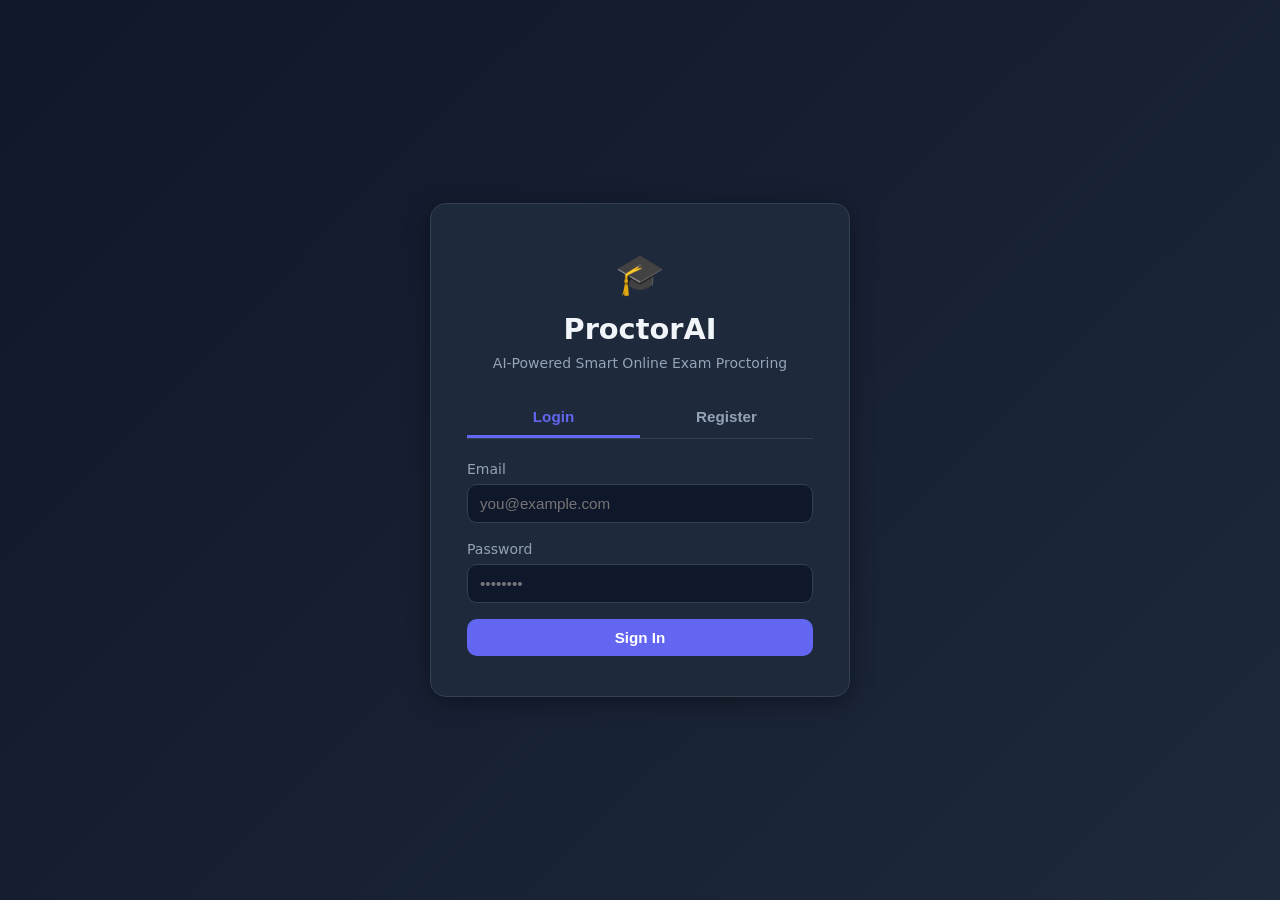
<file: frontend/index.html>
<!DOCTYPE html>
<html lang="en">
<head>
  <meta charset="UTF-8" />
  <meta name="viewport" content="width=device-width, initial-scale=1.0" />
  <title>ProctorAI – Login</title>
  <link rel="stylesheet" href="css/style.css" />
</head>
<body class="auth-page">

  <div class="auth-card">
    <div class="brand">
      <span class="brand-icon">🎓</span>
      <h1>ProctorAI</h1>
      <p>AI-Powered Smart Online Exam Proctoring</p>
    </div>

    <!-- Tab selector -->
    <div class="tab-bar">
      <button class="tab active" data-tab="login">Login</button>
      <button class="tab" data-tab="register">Register</button>
    </div>

    <!-- Login form -->
    <form id="loginForm" class="auth-form active" autocomplete="off">
      <div class="form-group">
        <label for="loginEmail">Email</label>
        <input id="loginEmail" type="email" placeholder="you@example.com" required />
      </div>
      <div class="form-group">
        <label for="loginPassword">Password</label>
        <input id="loginPassword" type="password" placeholder="••••••••" required />
      </div>
      <div id="loginError" class="error-msg hidden"></div>
      <button type="submit" class="btn-primary" id="loginBtn">
        <span class="btn-text">Sign In</span>
        <span class="spinner hidden"></span>
      </button>
    </form>

    <!-- Register form -->
    <form id="registerForm" class="auth-form" autocomplete="off">
      <div class="form-group">
        <label for="regName">Full Name</label>
        <input id="regName" type="text" placeholder="John Smith" required />
      </div>
      <div class="form-group">
        <label for="regEmail">Email</label>
        <input id="regEmail" type="email" placeholder="you@example.com" required />
      </div>
      <div class="form-group">
        <label for="regPassword">Password</label>
        <input id="regPassword" type="password" placeholder="Min 6 characters" required minlength="6" />
      </div>
      <div class="form-group">
        <label for="regRole">Role</label>
        <select id="regRole">
          <option value="student">Student</option>
          <option value="admin">Admin</option>
        </select>
      </div>
      <div id="registerError" class="error-msg hidden"></div>
      <button type="submit" class="btn-primary" id="registerBtn">
        <span class="btn-text">Create Account</span>
        <span class="spinner hidden"></span>
      </button>
    </form>
  </div>

  <script src="js/auth.js"></script>
</body>
</html>
</file>
<file: frontend/css/style.css>
/* ─────────────────────────────────────────────────────────────────────────────
   ProctorAI – Main Stylesheet
   ───────────────────────────────────────────────────────────────────────────── */

/* ── Design tokens ─────────────────────────────────────────────────────────── */
:root {
  --bg:          #0f172a;
  --bg-card:     #1e293b;
  --bg-hover:    #263248;
  --border:      #334155;
  --primary:     #6366f1;
  --primary-d:   #4f46e5;
  --danger:      #ef4444;
  --danger-d:    #dc2626;
  --success:     #22c55e;
  --warning:     #f59e0b;
  --text:        #f1f5f9;
  --text-muted:  #94a3b8;
  --radius:      10px;
  --shadow:      0 4px 24px rgba(0,0,0,.4);
}

/* ── Reset ──────────────────────────────────────────────────────────────────── */
*, *::before, *::after { box-sizing: border-box; margin: 0; padding: 0; }

body {
  font-family: 'Segoe UI', system-ui, sans-serif;
  background: var(--bg);
  color: var(--text);
  min-height: 100vh;
  font-size: 15px;
  line-height: 1.5;
}

a { color: var(--primary); text-decoration: none; }

/* ── Utility ────────────────────────────────────────────────────────────────── */
.hidden { display: none !important; }
.error-msg { color: var(--danger); font-size: .875rem; margin-top: 6px; }
.info-box { background: var(--bg-card); border: 1px solid var(--border); border-radius: var(--radius); padding: 24px; }

/* ── Buttons ────────────────────────────────────────────────────────────────── */
.btn-primary {
  display: inline-flex; align-items: center; justify-content: center; gap: 8px;
  background: var(--primary); color: #fff; border: none; border-radius: var(--radius);
  padding: 10px 20px; cursor: pointer; font-size: .95rem; font-weight: 600;
  transition: background .2s;
  width: 100%;
}
.btn-primary:hover { background: var(--primary-d); }

.btn-danger {
  background: var(--danger); color: #fff; border: none; border-radius: var(--radius);
  padding: 8px 16px; cursor: pointer; font-weight: 600; font-size: .9rem;
  transition: background .2s;
}
.btn-danger:hover { background: var(--danger-d); }

.btn-ghost {
  background: transparent; color: var(--text-muted); border: 1px solid var(--border);
  border-radius: var(--radius); padding: 8px 14px; cursor: pointer; font-size: .9rem;
  transition: background .2s;
}
.btn-ghost:hover { background: var(--bg-hover); }

.btn-ghost-sm {
  background: transparent; color: var(--text-muted); border: 1px solid var(--border);
  border-radius: 6px; padding: 4px 10px; cursor: pointer; font-size: .8rem;
}

.btn-sm {
  background: var(--bg-hover); color: var(--text); border: 1px solid var(--border);
  border-radius: 6px; padding: 6px 12px; cursor: pointer; font-size: .85rem;
  transition: background .2s;
}
.btn-sm:hover { background: var(--border); }

/* ── Spinner ────────────────────────────────────────────────────────────────── */
.spinner {
  width: 16px; height: 16px; border: 2px solid rgba(255,255,255,.3);
  border-top-color: #fff; border-radius: 50%; animation: spin .7s linear infinite;
  display: inline-block;
}
@keyframes spin { to { transform: rotate(360deg); } }

/* ═══════════════════════════════════════════════════════════════════════════════
   AUTH PAGE
   ═══════════════════════════════════════════════════════════════════════════════ */
.auth-page {
  display: flex; align-items: center; justify-content: center;
  min-height: 100vh;
  background: linear-gradient(135deg, #0f172a 0%, #1e293b 100%);
}

.auth-card {
  background: var(--bg-card); border: 1px solid var(--border); border-radius: 16px;
  padding: 40px 36px; width: 420px; max-width: 95vw;
  box-shadow: var(--shadow);
}

.brand { text-align: center; margin-bottom: 24px; }
.brand-icon { font-size: 2.5rem; }
.brand h1 { font-size: 1.8rem; font-weight: 700; margin: 4px 0 2px; }
.brand p { color: var(--text-muted); font-size: .875rem; }

.tab-bar {
  display: flex; border-bottom: 1px solid var(--border); margin-bottom: 20px;
}
.tab {
  flex: 1; padding: 10px; background: none; border: none; color: var(--text-muted);
  cursor: pointer; font-size: .95rem; font-weight: 600; border-bottom: 3px solid transparent;
  transition: color .2s, border-color .2s;
}
.tab.active { color: var(--primary); border-bottom-color: var(--primary); }

.auth-form { display: none; flex-direction: column; gap: 16px; }
.auth-form.active { display: flex; }

.form-group { display: flex; flex-direction: column; gap: 4px; }
.form-group label { font-size: .875rem; color: var(--text-muted); font-weight: 500; }
.form-group input,
.form-group select,
.form-group textarea {
  background: var(--bg); border: 1px solid var(--border); border-radius: var(--radius);
  color: var(--text); padding: 10px 12px; font-size: .95rem;
  transition: border-color .2s;
}
.form-group input:focus,
.form-group select:focus,
.form-group textarea:focus { outline: none; border-color: var(--primary); }

/* ═══════════════════════════════════════════════════════════════════════════════
   EXAM PAGE
   ═══════════════════════════════════════════════════════════════════════════════ */
.exam-page { display: flex; flex-direction: column; height: 100vh; overflow: hidden; }

.top-bar {
  display: flex; align-items: center; gap: 16px; padding: 12px 20px;
  background: var(--bg-card); border-bottom: 1px solid var(--border); flex-shrink: 0;
}
.brand-sm { font-weight: 700; font-size: 1.1rem; color: var(--primary); }
.exam-title-display { flex: 1; font-weight: 600; text-align: center; }
.timer-wrap { display: flex; align-items: center; gap: 4px; color: var(--text-muted); }
.timer { font-variant-numeric: tabular-nums; font-weight: 700; font-size: 1rem; }

.exam-main {
  display: flex; flex: 1; overflow: hidden;
}

/* Left panel */
.exam-content-panel {
  flex: 1; overflow-y: auto; padding: 24px;
}

.exam-info-box {
  background: var(--bg-card); border: 1px solid var(--border); border-radius: var(--radius);
  padding: 20px; margin-bottom: 20px;
}
.exam-info-box h3 { font-size: 1.25rem; margin-bottom: 8px; }
.exam-info-box p { color: var(--text-muted); margin-bottom: 4px; }
.warn-note { color: var(--warning) !important; font-weight: 500; margin-top: 8px; }

.answer-area { margin-top: 16px; }
.instructions { color: var(--text-muted); margin-bottom: 12px; font-size: .9rem; }
#answerBox {
  width: 100%; background: var(--bg-card); border: 1px solid var(--border);
  border-radius: var(--radius); color: var(--text); padding: 12px; font-size: .95rem;
  resize: vertical; min-height: 200px;
}
#answerBox:focus { outline: none; border-color: var(--primary); }

/* Right panel */
.webcam-panel {
  width: 320px; flex-shrink: 0; background: var(--bg-card); border-left: 1px solid var(--border);
  display: flex; flex-direction: column; overflow: hidden;
}

.webcam-header {
  display: flex; align-items: center; justify-content: space-between;
  padding: 12px 16px; border-bottom: 1px solid var(--border); font-weight: 600;
}

.face-badge {
  font-size: .8rem; padding: 3px 10px; border-radius: 20px; font-weight: 600;
}
.face-badge.ok      { background: rgba(34,197,94,.2);  color: var(--success); }
.face-badge.warn    { background: rgba(245,158,11,.2); color: var(--warning); }
.face-badge.danger  { background: rgba(239,68,68,.2);  color: var(--danger); }
.face-badge.neutral { background: rgba(148,163,184,.1); color: var(--text-muted); }

.video-wrap {
  position: relative; width: 100%; aspect-ratio: 4/3; background: #000; overflow: hidden;
}
#webcam { width: 100%; height: 100%; object-fit: cover; transform: scaleX(-1); }
.overlay-canvas {
  position: absolute; inset: 0; pointer-events: none; transform: scaleX(-1);
}

.alerts-panel { flex: 1; overflow-y: auto; padding: 12px; }
.alerts-header {
  display: flex; align-items: center; justify-content: space-between;
  margin-bottom: 8px; font-weight: 600;
}
.badge {
  background: var(--danger); color: #fff; border-radius: 12px;
  padding: 2px 8px; font-size: .75rem; font-weight: 700;
}
.alert-list { list-style: none; display: flex; flex-direction: column; gap: 6px; }
.alert-item {
  background: var(--bg); border: 1px solid var(--border); border-radius: 6px;
  padding: 8px 10px; font-size: .8rem;
}
.alert-item .alert-type { font-weight: 700; color: var(--danger); }
.alert-item .alert-time { color: var(--text-muted); font-size: .75rem; }

/* Warning overlay */
.warning-overlay {
  position: fixed; inset: 0; background: rgba(0,0,0,.75);
  display: flex; align-items: center; justify-content: center; z-index: 1000;
}
.warning-box {
  background: var(--bg-card); border: 2px solid var(--danger); border-radius: 16px;
  padding: 40px; text-align: center; max-width: 380px;
}
.warning-icon { font-size: 3rem; display: block; margin-bottom: 12px; }
.warning-box h2 { color: var(--danger); margin-bottom: 8px; }
.warning-box p { color: var(--text-muted); margin-bottom: 20px; }
.warning-box .btn-primary { width: auto; }

/* ═══════════════════════════════════════════════════════════════════════════════
   DASHBOARD PAGE
   ═══════════════════════════════════════════════════════════════════════════════ */
.dashboard-page { display: flex; min-height: 100vh; }

/* Sidebar */
.sidebar {
  width: 220px; flex-shrink: 0; background: var(--bg-card);
  border-right: 1px solid var(--border); display: flex; flex-direction: column; padding: 0;
}
.sidebar-brand { padding: 20px 16px; font-size: 1.2rem; font-weight: 700; color: var(--primary); border-bottom: 1px solid var(--border); }
.sidebar-nav { list-style: none; flex: 1; padding: 8px 0; }
.sidebar-nav li { margin: 2px 8px; }
.nav-link {
  display: block; padding: 10px 12px; border-radius: 8px;
  color: var(--text-muted); font-weight: 500; font-size: .9rem;
  transition: background .2s, color .2s; cursor: pointer;
}
.nav-link:hover, .nav-link.active { background: var(--bg-hover); color: var(--text); }
.nav-link.active { color: var(--primary); }
.sidebar-footer { padding: 16px; border-top: 1px solid var(--border); display: flex; align-items: center; justify-content: space-between; gap: 8px; }
.admin-badge { font-size: .85rem; color: var(--text-muted); overflow: hidden; text-overflow: ellipsis; white-space: nowrap; }

/* Main */
.dashboard-main { flex: 1; overflow-y: auto; padding: 24px; }
.dash-section { display: none; }
.dash-section.active { display: block; }

.section-title { font-size: 1.4rem; font-weight: 700; margin-bottom: 20px; }
.section-header { display: flex; align-items: center; justify-content: space-between; margin-bottom: 16px; }
.section-header .section-title { margin-bottom: 0; }

/* Stats grid */
.stats-grid { display: grid; grid-template-columns: repeat(auto-fit, minmax(160px, 1fr)); gap: 16px; margin-bottom: 24px; }
.stat-card {
  background: var(--bg-card); border: 1px solid var(--border); border-radius: var(--radius);
  padding: 20px; display: flex; flex-direction: column; align-items: center; gap: 6px; text-align: center;
  transition: border-color .2s;
}
.stat-card:hover { border-color: var(--primary); }
.active-card  { border-color: rgba(34,197,94,.4); }
.flagged-card { border-color: rgba(239,68,68,.4); }
.stat-icon  { font-size: 1.8rem; }
.stat-value { font-size: 2rem; font-weight: 700; }
.stat-label { font-size: .8rem; color: var(--text-muted); }

/* Charts row */
.chart-row { display: grid; grid-template-columns: 1fr 1fr; gap: 16px; margin-bottom: 24px; }
.chart-card { background: var(--bg-card); border: 1px solid var(--border); border-radius: var(--radius); padding: 20px; }
.chart-card h3 { font-size: 1rem; font-weight: 600; margin-bottom: 16px; }

/* Simple bar chart */
.bar-chart { display: flex; flex-direction: column; gap: 8px; }
.bar-row { display: flex; align-items: center; gap: 10px; font-size: .85rem; }
.bar-label { width: 140px; color: var(--text-muted); text-overflow: ellipsis; overflow: hidden; white-space: nowrap; }
.bar-track { flex: 1; height: 12px; background: var(--bg); border-radius: 6px; overflow: hidden; }
.bar-fill { height: 100%; background: var(--primary); border-radius: 6px; transition: width .5s; }
.bar-count { width: 32px; text-align: right; font-weight: 600; font-size: .8rem; }

/* Activity list */
.activity-list { display: flex; flex-direction: column; gap: 8px; }
.activity-item { display: flex; gap: 12px; align-items: flex-start; font-size: .875rem; }
.activity-dot { width: 8px; height: 8px; border-radius: 50%; background: var(--primary); flex-shrink: 0; margin-top: 5px; }
.activity-dot.danger { background: var(--danger); }
.activity-text { flex: 1; color: var(--text-muted); }
.activity-time { font-size: .75rem; color: var(--text-muted); white-space: nowrap; }

/* Filter bar */
.filter-bar { display: flex; gap: 12px; margin-bottom: 16px; }
.filter-bar input,
.filter-bar select {
  background: var(--bg-card); border: 1px solid var(--border); border-radius: 8px;
  color: var(--text); padding: 8px 12px; font-size: .875rem;
}
.filter-bar input { flex: 1; }
.filter-bar input:focus,
.filter-bar select:focus { outline: none; border-color: var(--primary); }

/* Table */
.table-wrap { overflow-x: auto; }
.data-table { width: 100%; border-collapse: collapse; font-size: .875rem; }
.data-table th {
  text-align: left; padding: 10px 12px; background: var(--bg-card);
  color: var(--text-muted); font-weight: 600; border-bottom: 1px solid var(--border);
  white-space: nowrap;
}
.data-table td {
  padding: 10px 12px; border-bottom: 1px solid rgba(51,65,85,.5);
  vertical-align: middle;
}
.data-table tbody tr:hover { background: var(--bg-hover); }

.status-badge {
  display: inline-block; padding: 2px 10px; border-radius: 20px; font-size: .75rem; font-weight: 600;
}
.status-active    { background: rgba(34,197,94,.15);  color: var(--success); }
.status-completed { background: rgba(99,102,241,.15); color: var(--primary); }
.status-flagged   { background: rgba(239,68,68,.15);  color: var(--danger); }

/* Alert type badges */
.atype { font-size: .75rem; padding: 2px 8px; border-radius: 4px; font-weight: 600; }
.atype-no_face         { background: rgba(239,68,68,.15);  color: var(--danger); }
.atype-multiple_faces  { background: rgba(245,158,11,.15); color: var(--warning); }
.atype-looking_away    { background: rgba(99,102,241,.15); color: var(--primary); }
.atype-suspicious_movement { background: rgba(239,68,68,.1); color: #f97316; }
.atype-tab_switch      { background: rgba(34,197,94,.1); color: var(--success); }
.atype-default         { background: var(--bg); color: var(--text-muted); }

/* Modal */
.modal {
  position: fixed; inset: 0; background: rgba(0,0,0,.65);
  display: flex; align-items: center; justify-content: center; z-index: 500;
}
.modal-box {
  background: var(--bg-card); border: 1px solid var(--border); border-radius: 16px;
  padding: 32px; width: 480px; max-width: 95vw; max-height: 90vh; overflow-y: auto;
  box-shadow: var(--shadow);
}
.modal-lg { width: 720px; }
.modal-box h3 { font-size: 1.2rem; margin-bottom: 20px; }
.modal-actions { display: flex; gap: 12px; margin-top: 20px; }
.modal-actions .btn-primary { width: auto; }

/* Responsive */
@media (max-width: 768px) {
  .exam-main { flex-direction: column; }
  .webcam-panel { width: 100%; border-left: none; border-top: 1px solid var(--border); }
  .chart-row { grid-template-columns: 1fr; }
  .sidebar { display: none; }
}
</file>
